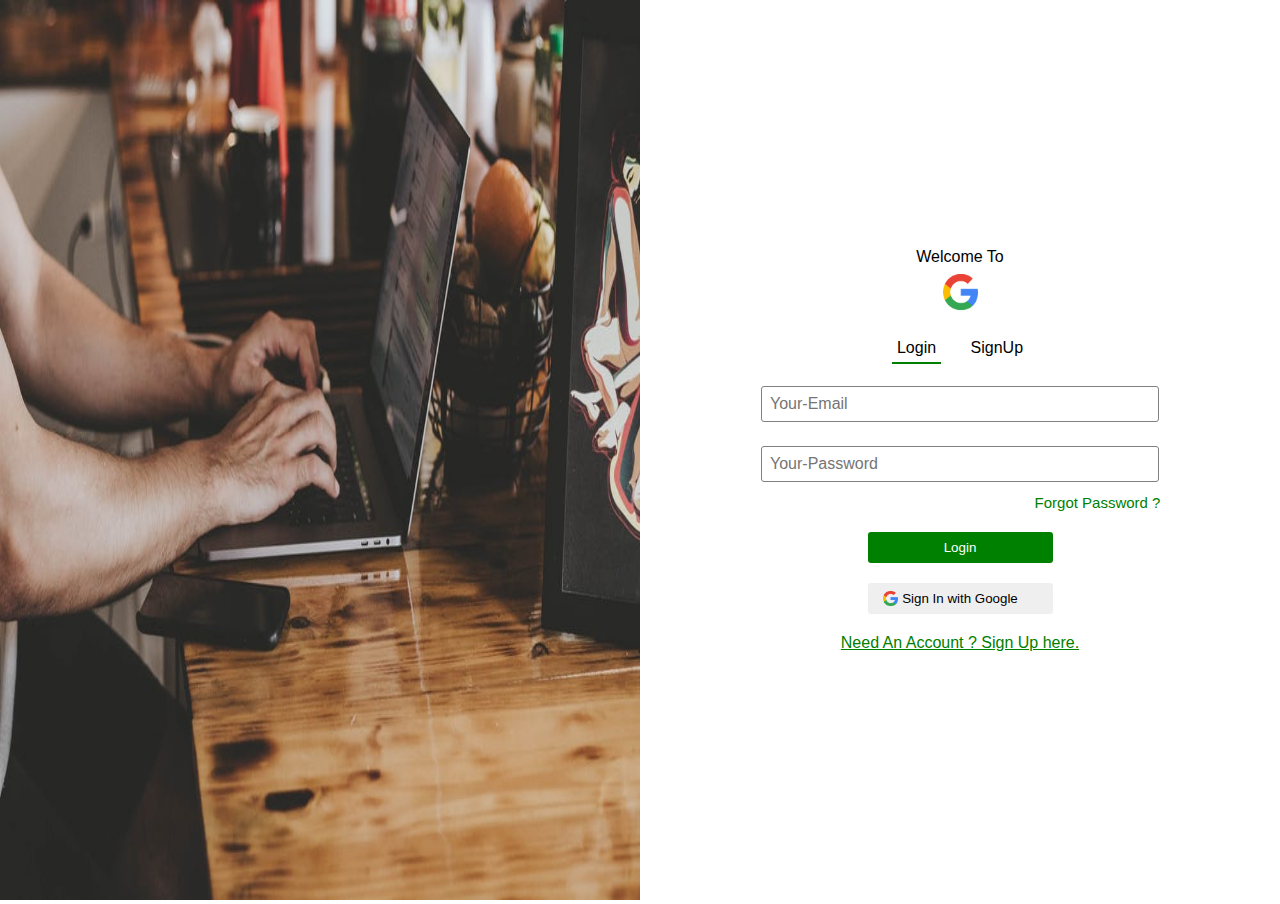
<file: Design1/index.html>
<!DOCTYPE html>
<html lang="en">
<head>
    <meta charset="UTF-8">
    <meta name="viewport" content="width=device-width, initial-scale=1.0">
    <title>Login Page</title>
    <link rel="stylesheet" href="./css/style.css">
</head>
<body>
    <section class="hero-section">
        <div class="image-wrapper">
            <img src="./assets/img.jpeg" alt="sample image">
        </div>
        <div class="login-form-wrapper">
            <form method="POST" class="login-form">
                <p>Welcome To</p>
                <br>
                <img src="./assets/google.jpg" alt="LOGO" class="logo">
                <div class="tabs">
                    <span class="active">Login</span>
                    <span>SignUp</span>
                </div>
                <div class="form-group">
                    <input type="email" placeholder="Your-Email" class="form-control" required>
                </div>
                <div class="form-group">
                    <input type="password" placeholder="Your-Password" class="form-control" required>
                </div>
                <span class="hint-text">Forgot Password ?</span>
                <button type="submit" class="btn" id="login-btn">Login</button>
                <button type="button" class="btn" id="oauth-btn"> 
                    <img id="google-image"src="./assets/google.jpg" alt="google image"> 
                    Sign In with Google
                </button>
                <a href="#" id="sign-up-link">Need An Account ? Sign Up here.</a>
            </form>
        </div>
    </section>
</body>
</html>
</file>
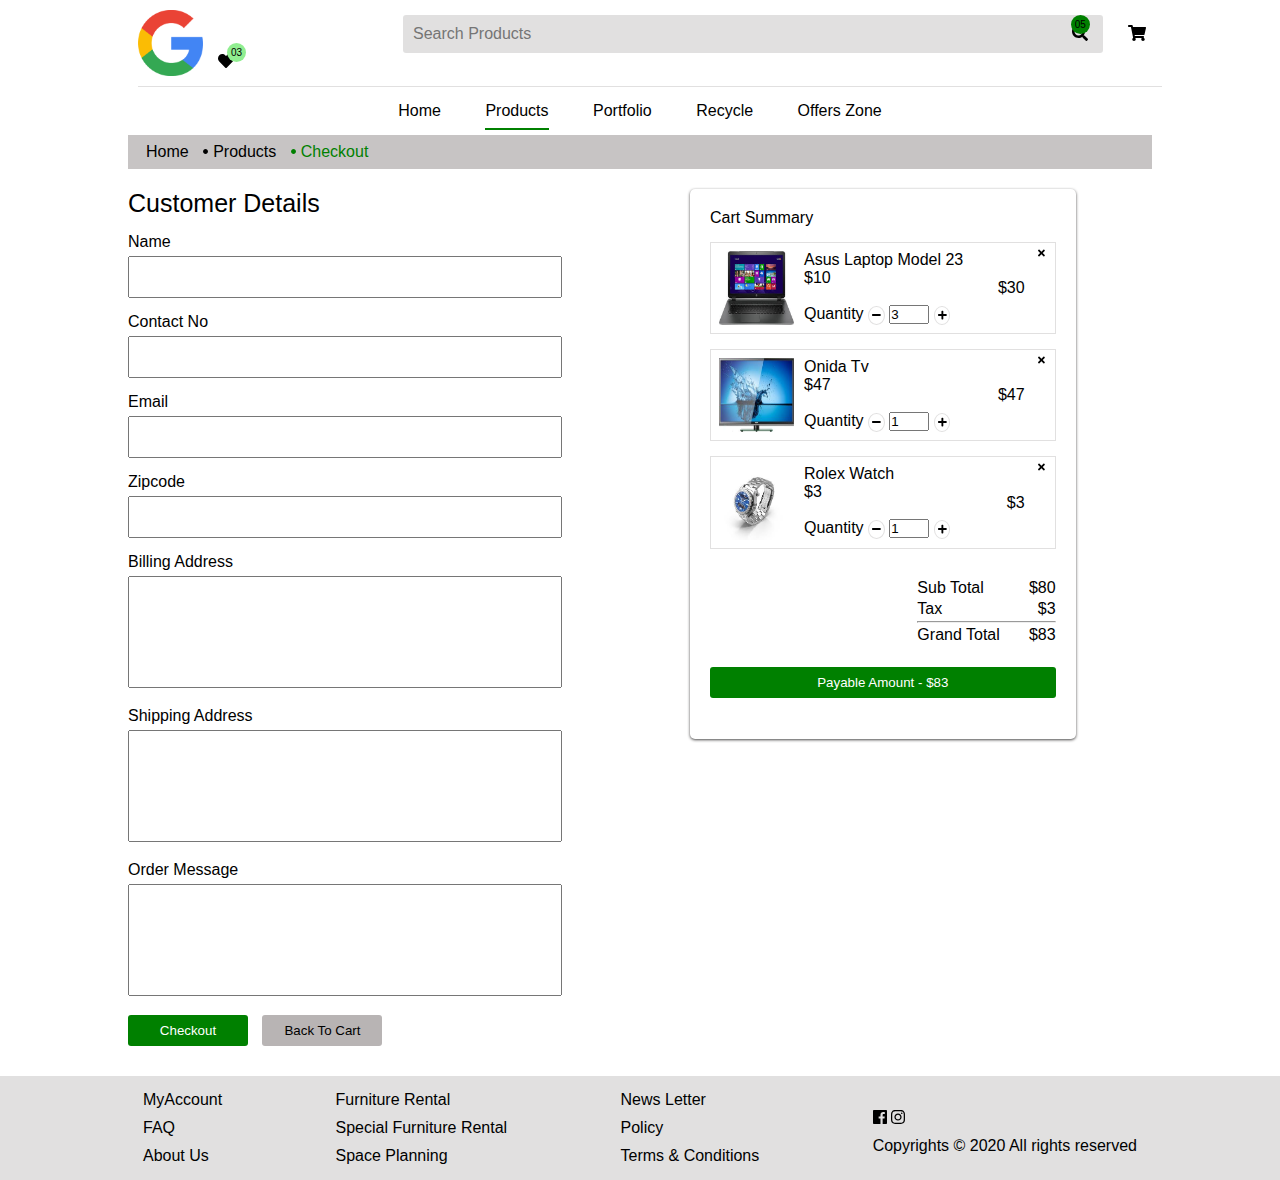
<file: Design2/index.html>
<!DOCTYPE html>
<html lang="en">

<head>
    <meta charset="UTF-8">
    <meta name="viewport" content="width=device-width, initial-scale=1.0">
    <title>Checkout Page</title>
    <link rel="stylesheet" href="./css/style.css">
    <script defer src="./js/fontawesome.js"></script>
</head>

<body>
    <div class="container">
        <div class="main">
            <img src="./assets/google.jpg" alt="logo" id="logo">
            <div class="actions">
                <input type="text" id="search-box" placeholder="Search Products">
                <i class="fa fa-search" id="search-icon"></i>
                <span class="icon-wrapper">
                    <i class="fa fa-shopping-cart icon" id="cart-icon"></i>
                    <span class="count cart-count">05</span>
                </span>
                <span class="icon-wrapper">
                    <i class="fa fa-heart icon"></i>
                    <span class="count wishlist-count">03</span>
                </span>
            </div>
        </div>
        <div class="tabs">
            <span>Home</span>
            <span class="active">Products</span>
            <span>Portfolio</span>
            <span>Recycle</span>
            <span>Offers Zone</span>
        </div>
        <div class="breadcrumbs">
            <ul>
                <li>Home</li>
                <li> <i class="fa fa-circle circle"></i> Products</li>
                <li class="active-text"> <i class="fa fa-circle circle"></i> Checkout</li>
            </ul>
        </div>
        <div class="wrapper">
            <form class="checkout-form">
                <p class="hint-text">Customer Details</p>
                <div class="form-group">
                    <label for="name">Name</label>
                    <input type="text" id="name">
                </div>
                <div class="form-group">
                    <label for="phone">Contact No</label>
                    <input type="number" id="phone">
                </div>
                <div class="form-group">
                    <label for="email">Email</label>
                    <input type="email" id="email">
                </div>
                <div class="form-group">
                    <label for="zipcode">Zipcode</label>
                    <input type="number" id="zipcode">
                </div>
                <div class="form-group">
                    <label for="billing_address">Billing Address</label>
                    <textarea id="billing_address" rows="5"></textarea>
                </div>
                <div class="form-group">
                    <label for="shipping_address">Shipping Address</label>
                    <textarea id="shipping_address" rows="5"></textarea>
                </div>
                <div class="form-group">
                    <label for="message">Order Message</label>
                    <textarea id="message" rows="5"></textarea>
                </div>
                <button type="submit" class="btn" id="checkout-btn">Checkout</button>
                <button type="button" class="btn" id="back-btn">Back To Cart</button>
            </form>
            <div class="card">
                <p class="product-name">Cart Summary</p>
                <div class="card-item">
                    <img src="./assets/product1.jpg" class="product-img" alt="product1">
                    <div class="product-info">
                        <span>Asus Laptop Model 23</span>
                        <br>
                        <span class="marked-price">$10</span>
                        <br>
                        <br>
                        <span>Quantity</span>
                        <button class="decrement-btn q-btn">
                            <i class="fa fa-minus"></i>
                        </button>
                        <input type="number" class="quantity-box" value="3" min="0">
                        <button class="increment-btn q-btn">
                            <i class="fa fa-plus"></i>
                        </button>
                        <span class="price">$30</span>
                        <span class="close"><i class="fa fa-times"></i></span>
                    </div>
                </div>
                <div class="card-item">
                    <img src="./assets/product2.jpg" class="product-img" alt="product2">
                    <div class="product-info">
                        <span>Onida Tv </span>
                        <br>
                        <span class="marked-price">$47</span>
                        <br>
                        <br>
                        <span>Quantity</span>
                        <button class="decrement-btn q-btn">
                            <i class="fa fa-minus"></i>
                        </button>
                        <input type="number" class="quantity-box" value="1" min="0">
                        <button class="increment-btn q-btn">
                            <i class="fa fa-plus"></i>
                        </button>
                        <span class="price">$47</span>
                        <span class="close"><i class="fa fa-times"></i></span>
                    </div>
                </div>
                <div class="card-item">
                    <img src="./assets/product3.jpg" class="product-img" alt="product3">
                    <div class="product-info">
                        <span>Rolex Watch</span>
                        <br>
                        <span class="marked-price">$3</span>
                        <br>
                        <br>
                        <span>Quantity</span>
                        <button class="decrement-btn q-btn">
                            <i class="fa fa-minus"></i>
                        </button>
                        <input type="number" class="quantity-box" value="1" min="0">
                        <button class="increment-btn q-btn">
                            <i class="fa fa-plus"></i>
                        </button>
                        <span class="price">$3</span>
                        <span class="close"><i class="fa fa-times"></i></span>
                    </div>
                </div>
                <div class="total">
                    <div class="total-info">
                        <span>Sub Total</span>
                        <span id="sub-total">$80</span>
                    </div>
                    <div class="total-info">
                        <span>Tax</span>
                        <span>$3</span>
                    </div>
                    <hr>
                    <div class="total-info">
                        <span>Grand Total</span>
                        <span id="grand-total">$83</span>
                    </div>
                </div>
                <button class="pay-btn btn">Payable Amount - $83</button>
            </div>
        </div>
    </div>
    <div class="footer">
        <div class="container">
            <div class="links">
                <div>
                    <a href="#">MyAccount</a>
                    <a href="#">FAQ</a>
                    <a href="#">About Us</a>
                </div>
                <div>
                    <a href="#">Furniture Rental</a>
                    <a href="#">Special Furniture Rental</a>
                    <a href="#">Space Planning</a>
                </div>
                <div>
                    <a href="#">News Letter</a>
                    <a href="#">Policy</a>
                    <a href="#">Terms & Conditions</a>
                </div>
                <div>
                    <br>
                    <a href="#">
                        <i class="fab fa-facebook"></i>
                        <i class="fab fa-instagram"></i>
                    </a>
                    <a href="#">Copyrights &copy; 2020 All rights reserved</a>
                </div>
            </div>
        </div>
    </div>
    <script src="./js/script.js"></script>
</body>

</html>
</file>
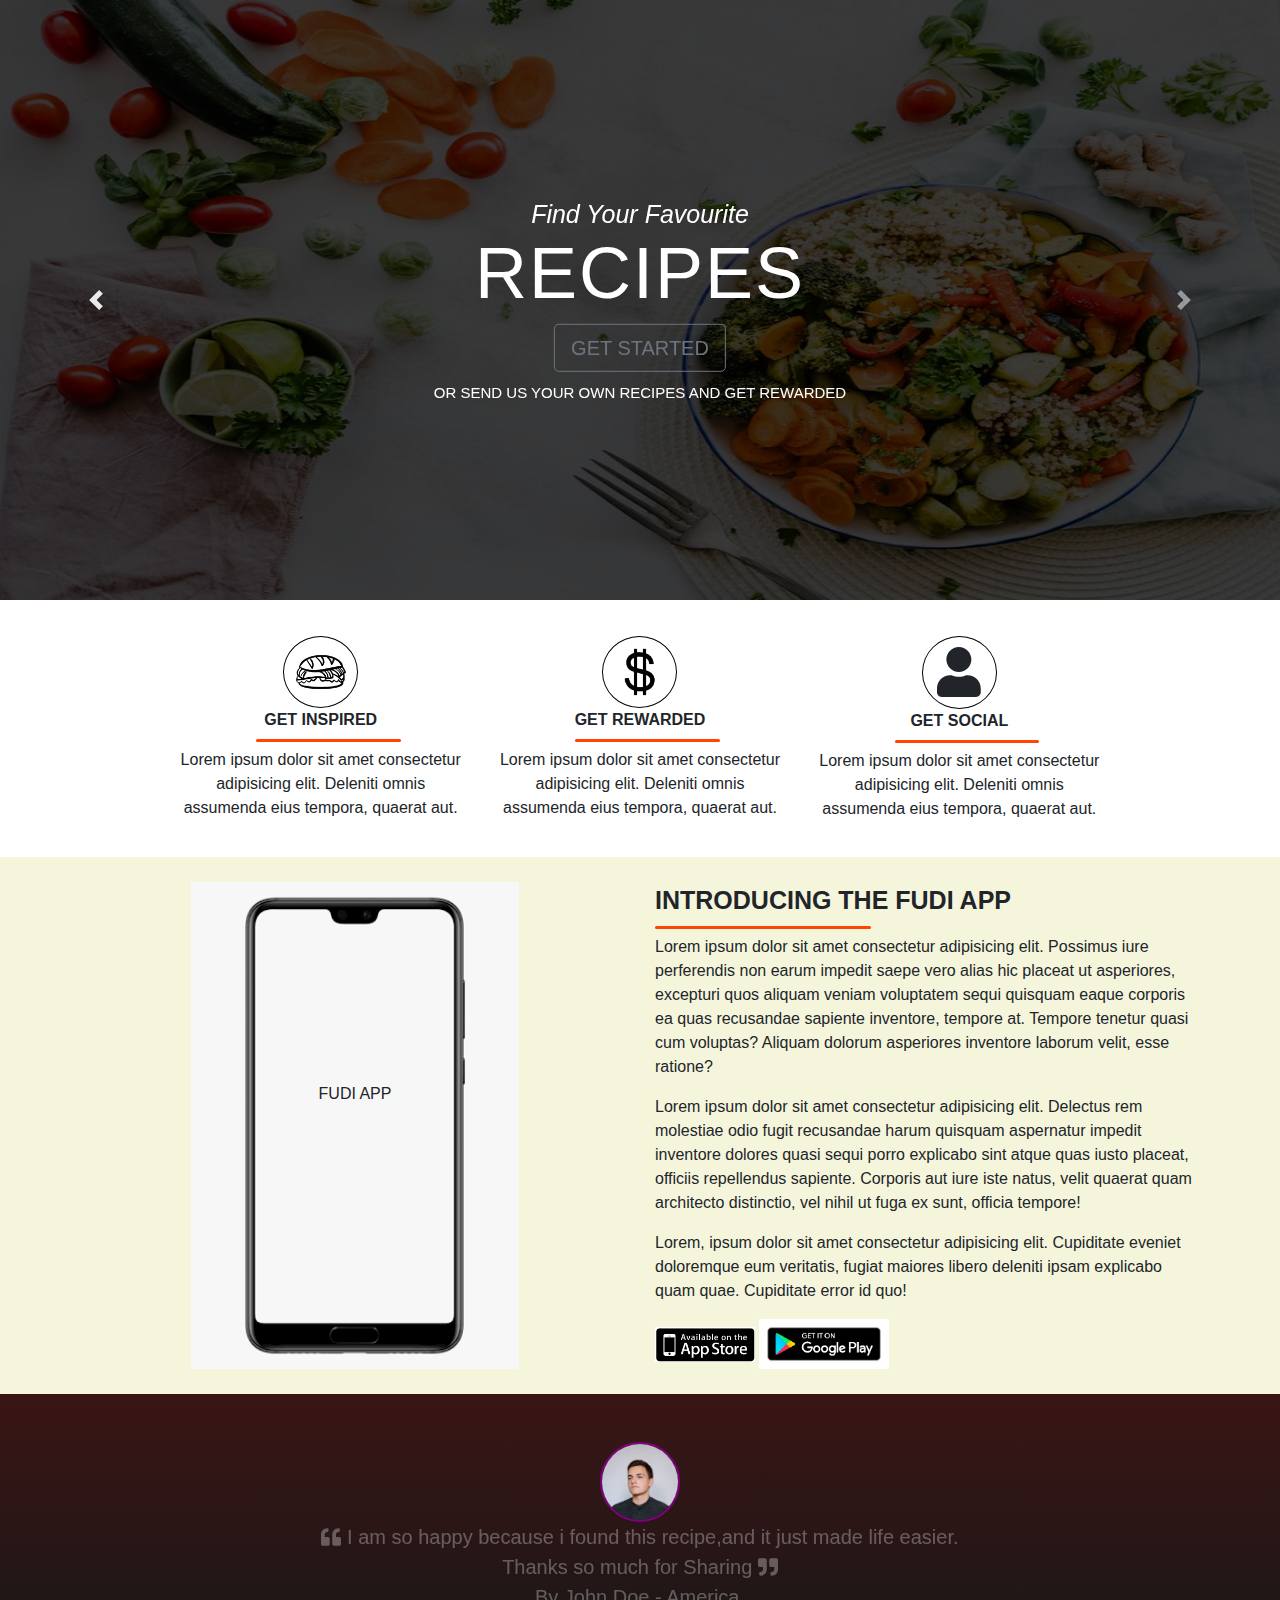
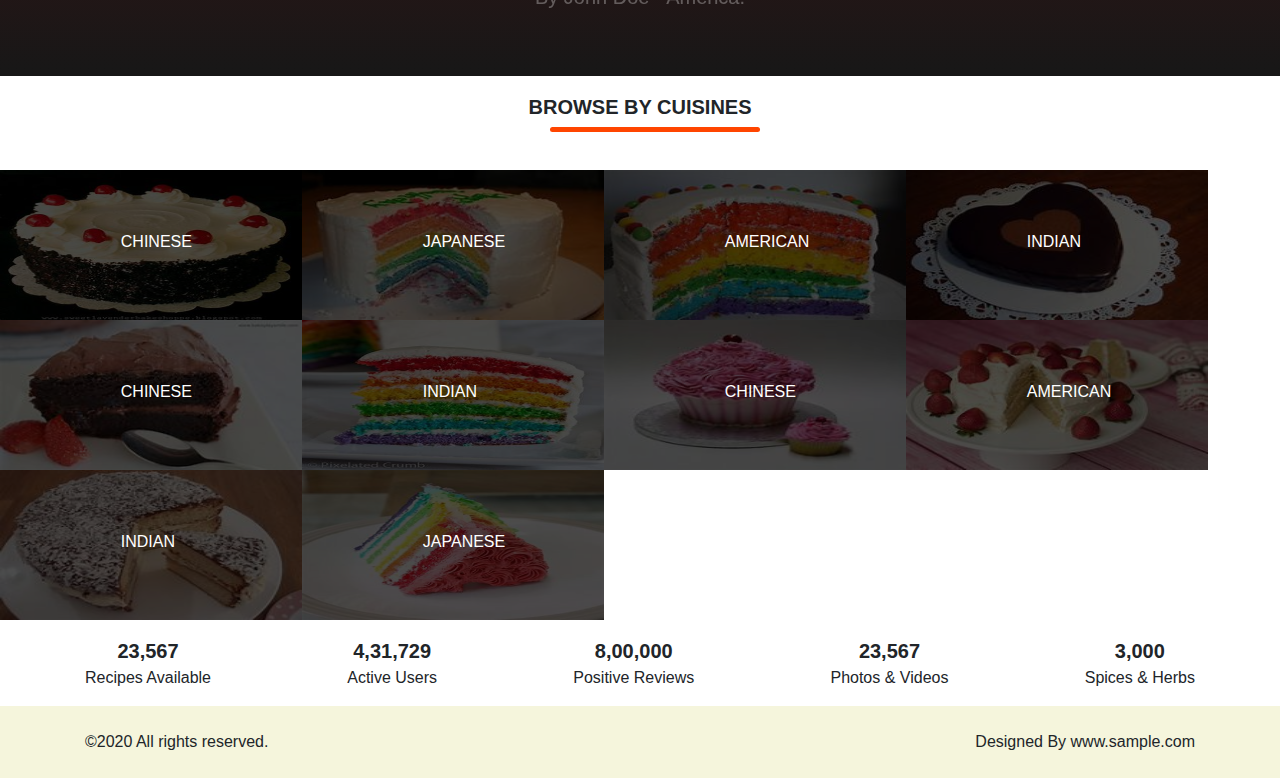
<file: Design3/index.html>
<!DOCTYPE html>
<html lang="en">

<head>
    <meta charset="UTF-8">
    <meta name="viewport" content="width=device-width, initial-scale=1.0">
    <title>Fidu Foods</title>
    <link rel="stylesheet" href="./css/bootstrap.min.css">
    <link rel="stylesheet" href="./css/style.css">
</head>

<body>
    <header>
        <div id="carouselExampleControls" class="carousel slide" data-ride="carousel">
            <div class="carousel-inner">
                <div class="carousel-item active">
                    <img src="./assets/header1.jpeg" class="w-100 img" alt="...">
                </div>
                <div class="carousel-item">
                    <img src="./assets/header2.jpeg" class="w-100 img" alt="...">
                </div>
                <div class="carousel-item">
                    <img src="./assets/header3.jpeg" class="w-100 img" alt="...">
                </div>
            </div>
            <a class="carousel-control-prev" href="#carouselExampleControls" role="button" data-slide="prev">
                <span class="carousel-control-prev-icon" aria-hidden="true"></span>
                <span class="sr-only">Previous</span>
            </a>
            <a class="carousel-control-next" href="#carouselExampleControls" role="button" data-slide="next">
                <span class="carousel-control-next-icon" aria-hidden="true"></span>
                <span class="sr-only">Next</span>
            </a>
        </div>
        <div class="overlay"></div>
        <div class="content">
            <p>Find Your Favourite</p>
            <h1 class="display-3">RECIPES</h1>
            <button class="btn btn-outline-secondary btn-lg">GET STARTED</button>
            <br>
            <span class="hint-text">OR SEND US YOUR OWN RECIPES AND GET REWARDED</span>
        </div>
    </header>
    <section class="about my-3 p-3">
        <div class="row">
            <div class="col-lg-4 my-1">
                <div class="img-wrapper">
                    <img src="./assets/burger.jpg" alt="">
                </div>
                <p class="title">GET INSPIRED</p>
                <span>Lorem ipsum dolor sit amet consectetur adipisicing elit. Deleniti omnis assumenda eius tempora,
                    quaerat aut.</span>
            </div>
            <div class="col-lg-4 my-1">
                <div class="img-wrapper">
                    <img src="./assets/dollar.jpg" alt="">
                </div>
                <p class="title">GET REWARDED</p>
                <span>Lorem ipsum dolor sit amet consectetur adipisicing elit. Deleniti omnis assumenda eius tempora,
                    quaerat aut.</span>
            </div>
            <div class="col-lg-4 my-1">
                <div class="img-wrapper">
                    <i class="fa fa-user" style="font-size: 50px;"></i>
                </div>
                <p class="title">GET SOCIAL</p>
                <span>Lorem ipsum dolor sit amet consectetur adipisicing elit. Deleniti omnis assumenda eius tempora,
                    quaerat aut.</span>
            </div>
        </div>
    </section>
    <section class="app_info">
        <div class="container">
            <div class="row">
                <div class="col-lg-6 d-flex justify-content-center phone-wrapper">
                    <img src="./assets/phone.jpg" alt="">
                    <span class="app-name">FUDI APP</span>
                </div>
                <div class="col-lg-6  ml-auto">
                    <p>Introducing the fudi app</p>
                    <p>Lorem ipsum dolor sit amet consectetur adipisicing elit. Possimus iure perferendis non earum
                        impedit saepe vero alias hic placeat ut asperiores, excepturi quos aliquam veniam voluptatem
                        sequi quisquam eaque corporis ea quas recusandae sapiente inventore, tempore at. Tempore tenetur
                        quasi cum voluptas? Aliquam dolorum asperiores inventore laborum velit, esse ratione?</p>
                    <p>Lorem ipsum dolor sit amet consectetur adipisicing elit. Delectus rem molestiae odio fugit
                        recusandae harum quisquam aspernatur impedit inventore dolores quasi sequi porro explicabo sint
                        atque quas iusto placeat, officiis repellendus sapiente. Corporis aut iure iste natus, velit
                        quaerat quam architecto distinctio, vel nihil ut fuga ex sunt, officia tempore!</p>
                    <p>Lorem, ipsum dolor sit amet consectetur adipisicing elit. Cupiditate eveniet doloremque eum
                        veritatis, fugiat maiores libero deleniti ipsam explicabo quam quae. Cupiditate error id quo!
                    </p>
                    <img src="./assets/appstore.jpg" class="store-img" alt="">
                    <img src="./assets/playstore.jpg" class="store-img" alt="">
                </div>
            </div>
        </div>
    </section>
    <section class="testimonial text-center p-5">
        <img src="./assets/user.jpg" class="avatar" alt="">
        <p>
            <i class="fa fa-quote-left"></i>
            I am so happy because i found this recipe,and it just made life easier.
            <br>
            Thanks so much for Sharing
            <i class="fa fa-quote-right"></i>
            <br>
            By John Doe - America.
        </p>
    </section>
    <p class="text-center my-3 font-weight-bold info">BROWSE BY CUISINES</p>
    <section class="d-flex flex-wrap mt-5 gallery">
        <div class="img-container">
            <img src="./assets/cake1.jpg" alt="">
            <span>CHINESE</span>
        </div>
        <div class="img-container">
            <img src="./assets/cake2.jpg" alt="">
            <span>JAPANESE</span>
        </div>
        <div class="img-container">
            <img src="./assets/cake3.jpg" alt="">
            <span>AMERICAN</span>
        </div>
        <div class="img-container">
            <img src="./assets/cake4.jpg" alt="">
            <span>INDIAN</span>
        </div>
        <div class="img-container">
            <img src="./assets/cake5.jpg" alt="">
            <span>CHINESE</span>
        </div>
        <div class="img-container">
            <img src="./assets/cake6.jpg" alt="">
            <span>INDIAN</span>
        </div>
        <div class="img-container">
            <img src="./assets/cake7.jpg" alt="">
            <span>CHINESE</span>
        </div>
        <div class="img-container">
            <img src="./assets/cake8.jpg" alt="">
            <span>AMERICAN</span>
        </div>
        <div class="img-container">
            <img src="./assets/cake9.jpg" alt="">
            <span>INDIAN</span>
        </div>
        <div class="img-container">
            <img src="./assets/cake10.jpg" alt="">
            <span>JAPANESE</span>
        </div>
    </section>
    <section class="stat container my-3">
        <div class="d-flex justify-content-between stat-wrapper">
            <div class="text-center stat-content">
                <span>23,567</span>
                <br>
                <span>Recipes Available</span>
            </div>
            <div class="text-center stat-content">
                <span>4,31,729</span>
                <br>
                <span>Active Users</span>
            </div>
            <div class="text-center stat-content">
                <span>8,00,000</span>
                <br>
                <span>Positive Reviews</span>
            </div>
            <div class="text-center stat-content">
                <span>23,567</span>
                <br>
                <span>Photos & Videos </span>
            </div>
            <div class="text-center stat-content">
                <span>3,000</span>
                <br>
                <span>Spices & Herbs</span>
            </div>
        </div>
    </section>
    <footer class="p-4">
        <div class="container d-flex justify-content-between">
            <span>&copy;2020 All rights reserved.</span>
            <span>Designed By www.sample.com</span>
        </div>
    </footer>
    <script src="./js/jquery.js"></script>
    <script src="./js/popper.js"></script>
    <script src="./js/bootstrap.min.js"></script>
    <script src="./js/fontawesome.js"></script>
</body>

</html>
</file>
<file: Design1/css/style.css>
/* global styles*/
* {
  margin: 0;
  padding: 0;
  font-family: sans-serif;
}

/* hero section styles */
.hero-section {
  display: grid;
  width: 100vw;
  height: 100vh;
  grid-template-columns: 1fr 1fr;
}

.image-wrapper img {
  width: 100%;
  height: 100%;
  background-position: center;
  background-size: contain;
}

.login-form-wrapper {
  display: flex;
  align-items: center;
  justify-content: center;
}

.login-form {
  width: 450px;
  text-align: center;
}

.tabs {
  margin-top: 20px;
  margin-bottom: 10px;
}

.tabs span {
  display: inline-block;
  margin: 0px 10px;
  padding: 5px;
}
span.active {
  border-bottom: 2px solid green;
}

.form-control {
  width: 380px;
  padding: 8px;
  font-size: 16px;
  margin: 12px;
  border-radius: 3px;
  border: 1px solid gray;
}

.btn {
  width: 185px;
  padding: 8px;
  border: 0px;
  margin: 20px auto;
  border-radius: 3px;
  cursor: pointer;
  display: block;
}

#login-btn {
  background: green;
  color: white;
}

#oauth-btn {
  position: relative;
}

#google-image {
  width: 15px;
  position: absolute;
  left: 15px;
}

.hint-text {
  margin-left: 275px;
  font-size: 15px;
  color: green;
}

#sign-up-link {
  color: green;
}

.logo {
  width: 35px;
  margin-top: -10px;
}

@media screen and (max-width: 860px) {
  .hero-section {
    grid-template-columns: 1fr;
  }
  .login-form-wrapper {
    margin-top: 20px;
  }
}

@media screen and (max-width: 560px) {
  .hero-section {
    grid-template-columns: 1fr;
  }
  .login-form-wrapper {
    width: 100%;
    margin: 20px auto;
  }
  .login-form {
    width: 100%;
  }
  .form-control {
    width: 80% !important;
  }
  .hint-text {
    margin-left: 0px;
  }
}
</file>
<file: Design2/css/style.css>
* {
  margin: 0px;
  padding: 0px;
  box-sizing: border-box;
  font-family: sans-serif;
}
:root {
  --primary: rgba(216, 214, 214, 0.755);
}
.container {
  width: 80%;
  margin: auto;
}

#logo {
  width: 65px;
}

.main {
  display: flex;
  align-items: center;
  width: 100%;
  margin: 10px;
  padding-bottom: 10px;
  border-bottom: 1px solid var(--primary);
}

#search-box {
  background: var(--primary);
  width: 700px;
  padding: 10px;
  margin-left: 200px;
  border: none;
  border-radius: 3px;
  outline: none;
  font-size: 16px;
}

.icon {
  margin: 0px 15px;
}

#search-icon {
  margin-left: -35px;
}

#cart-icon {
  margin-left: 35px;
}

.icon-wrapper {
  position: relative;
}

.count {
  position: absolute;
  font-size: 10px;
  right: 3px;
  top: -10px;
  background: green;
  padding: 4px;
  border-radius: 50%;
}
.wishlist-count {
  background: lightgreen;
}

.tabs {
  text-align: center;
}
.tabs span {
  display: inline-block;
  margin: 5px 20px;
  padding-bottom: 8px;
}

.tabs span.active {
  border-bottom: 2px solid green;
}

.breadcrumbs {
  background: rgb(199, 196, 196);
  padding: 8px;
}

.breadcrumbs ul li {
  display: inline-block;
  position: relative;
  margin: 0px 10px;
}

.circle {
  font-size: 5px;
  position: absolute;
  left: -10px;
  top: 6px;
}

.active-text {
  color: green;
}

.hint-text {
  margin-top: 20px;
  margin-bottom: 10px;
  font-size: 25px;
}

label {
  display: block;
  margin: 5px 0px;
}

.form-group {
  margin: 15px 0px;
}

.checkout-form input,
.checkout-form textarea {
  width: 90%;
  padding: 10px;
  font-size: 16px;
}

textarea {
  resize: none;
}

.checkout-form .btn {
  outline: none;
  border: none;
  padding: 8px;
  width: 120px;
  cursor: pointer;
  border-radius: 3px;
  margin-right: 10px;
}

#checkout-btn {
  background: green;
  color: white;
}

#back-btn {
  background: rgb(184, 180, 180);
}

.wrapper {
  display: grid;
  grid-template-columns: 1fr 1fr;
  grid-gap: 60px;
}

.card {
  padding: 20px;
  width: 80%;
  margin-left: 20px;
  height: 550px;
  border-radius: 5px;
  margin-top: 20px;
  box-shadow: 0px 1px 3px rgb(74, 73, 73);
}

.card-item {
  display: flex;
  border: 1px solid var(--primary);
  margin: 15px 0px;
  padding: 8px;
  position: relative;
}

.product-img {
  width: 75px;
}

.product-info {
  margin-left: 10px;
}
.product-price {
  margin-top: -50px;
}

.quantity-box {
  width: 40px;
}

.increment-btn,
.decrement-btn {
  outline: none;
  border: none;
  background: none;
  border: 1px solid var(--primary);
  border-radius: 50%;
  padding: 3px;
  font-size: 10px;
  cursor: pointer;
}

.price,
.close {
  position: absolute;
}

.close {
  top: 5px;
  right: 10px;
  font-size: 10px;
  cursor: pointer;
}

.price {
  top: 40%;
  right: 30px;
}

.total {
  width: 40%;
  margin-left: auto;
  margin-top: 30px;
}
.total-info {
  display: flex;
  justify-content: space-between;
  margin: 3px 0px;
}

.pay-btn {
  margin: 20px auto;
  width: 100%;
  padding: 8px;
  color: white;
  background: green;
  outline: none;
  border: none;
  cursor: pointer;
  border-radius: 3px;
}

.btn {
  transition: all 0.3s ease;
}

.btn:active {
  transform: scale(0.99);
}

.footer {
  background: var(--primary);
  margin-top: 30px;
}

.links {
  display: flex;
  justify-content: space-between;
}
.links div {
  padding: 10px;
}
.links div a {
  color: black;
  display: block;
  text-decoration: none;
  padding: 5px;
}

@media screen and (max-width: 1024px) {
  #search-box {
    width: 400px;
  }
  .card {
    width: 100%;
  }
}

@media screen and (max-width: 768px) {
  .container {
    width: 90%;
  }
  .tabs {
    display: none;
  }
  .main {
    display: block;
  }
  .main img {
    display: block;
    margin: 5px auto;
  }
  #search-box {
    width: 100%;
    margin-left: 0px;
    margin-bottom: 15px;
  }
  #cart-icon {
    margin-left: 5px;
  }
  .wrapper {
    display: flex;
    flex-direction: column;
  }
  .breadcrumbs ul {
    display: flex;
  }
  .card {
    width: 100%;
    margin-left: 0px;
    order: 1;
  }
  .checkout-form {
    order: 2;
  }
  .checkout-form input,
  .checkout-form textarea {
    width: 100%;
  }
  .footer .container {
    width: 100%;
  }
  .links {
    display: grid;
    grid-template-columns: 1fr 1fr;
  }
}
</file>
<file: Design3/css/style.css>
header{
    width: 100vw !important;
    height: 600px !important;
    position: relative;
}

.img{
    width: 100%;
    height: 600px !important;
}

.overlay{
    position: absolute;
    background: rgba(0, 0, 0, 0.77);
    top: 0;
    left: 0;
    width: 100%;
    height: 100%;
}

.content{
    position: absolute;
    top: 50%;
    left: 50%;
    color: white;
    transform: translate(-50%,-50%);
    text-align: center;
}

.content p{
    font-size: 25px;
    font-style: italic;
    font-family: 'Gill Sans', 'Gill Sans MT', Calibri, 'Trebuchet MS', sans-serif;
}

.content h1{
    margin-top: -20px !important;
    letter-spacing: 2px !important;
}

.content .hint-text{
    font-size: 15px;
    display: block;
    margin-top: 10px;
}

.about{
    width: 75%;
    margin:auto;
    overflow: hidden !important;
    text-align: center;
}
.about img{
    width: 50px;
    height: 50px;
}

.img-wrapper{
    border: 1px solid black;
    width: 75px;
    margin: auto;
    padding: 10px;
    border-radius: 50%;
}

.title{
    font-weight: bold;
    position: relative;
}

.title::after{
    content: '';
    width: 50%;
    height: 3px;
    position: absolute;
    background: orangered;
    bottom: -10px;
    left: 80px;
    overflow: hidden;
    border-radius: 5px;
}

.app_info{
    background: beige;
    padding: 25px;
}
.app_info p:first-child{
    font-size: 25px;
    text-transform: uppercase;
    font-weight: bold;
    position: relative;
}

.app_info p:first-child::after{
    content: '';
    width: 40%;
    background: orangered;
    height: 3px;
    position: absolute;
    bottom: -10px;
    left: 0;
    border-radius: 5px;
}

.phone-wrapper{
    position: relative;
}

.app-name{
    position: absolute;
    top:200px
}

.store-img{
    width: 100px;
}

.store-img:last-child{
    width: 130px;
}

.testimonial{
 background: linear-gradient(rgb(59, 21, 21),rgba(0, 0, 0, 0.91));
}

.testimonial p{
    font-size: 20px;
    color: white;
    opacity: 0.3;
}

.avatar{
    border-radius: 50%;
    width: 80px;
    border: 2px solid purple;
}

.info{
    font-size: 20px;
    position: relative;
}
.info::after{
    content: '';
    width: 210px;
    height: 5px;
    left: 43%;
    position: absolute;
    background-color: orangered;
    border-radius: 5px;
    bottom: -10px;
}
.img-container{
    position: relative;
}
.img-container img{
    width:302px !important;
    height: 150px;
    filter:brightness(0.3);
}

.img-container span{
    position: absolute;
    top: 40%;
    left: 40%;
    color: white;
    z-index: 5;
}

.stat-content span:first-child{
    font-weight: bold;
    font-size: 20px;
}

footer{
    background: beige;
}

@media screen and (width:1024px){
    .gallery{
        margin: auto;
        width: 80%;
    }
    .info::after{
        left:40%;
    }
    .title::after{
        left: 50px;
        width: 120px;
    }
}

@media screen and (width:768px){
    .info::after{
        left: 36%;
    }
    .title::after{
        left: 210px;
        width: 120px;
    }
    .gallery{
        margin: auto;
        width: 80%;
    }
}

@media screen and (max-width:720px){
    .img-container img{
        display: block;
        margin: 5px auto;
    }
    .gallery{
        display: block!important;
        margin: auto;
        width: 90%;
    }
    .stat-wrapper{
        display: block !important;
    }
    .stat-content{
        margin: 10px;
    }
    footer div {
        flex-direction: column;
        text-align: center;
    }
    .info::after{
        left: 20%;
    }
    .title::after{
        left: 55px;
    }

    header{
        width: 100vw !important;
        height: 350px !important;
        position: relative;
    }
    
    .img{
        width: 100%;
        height: 350px !important;
    }
}
</file>
